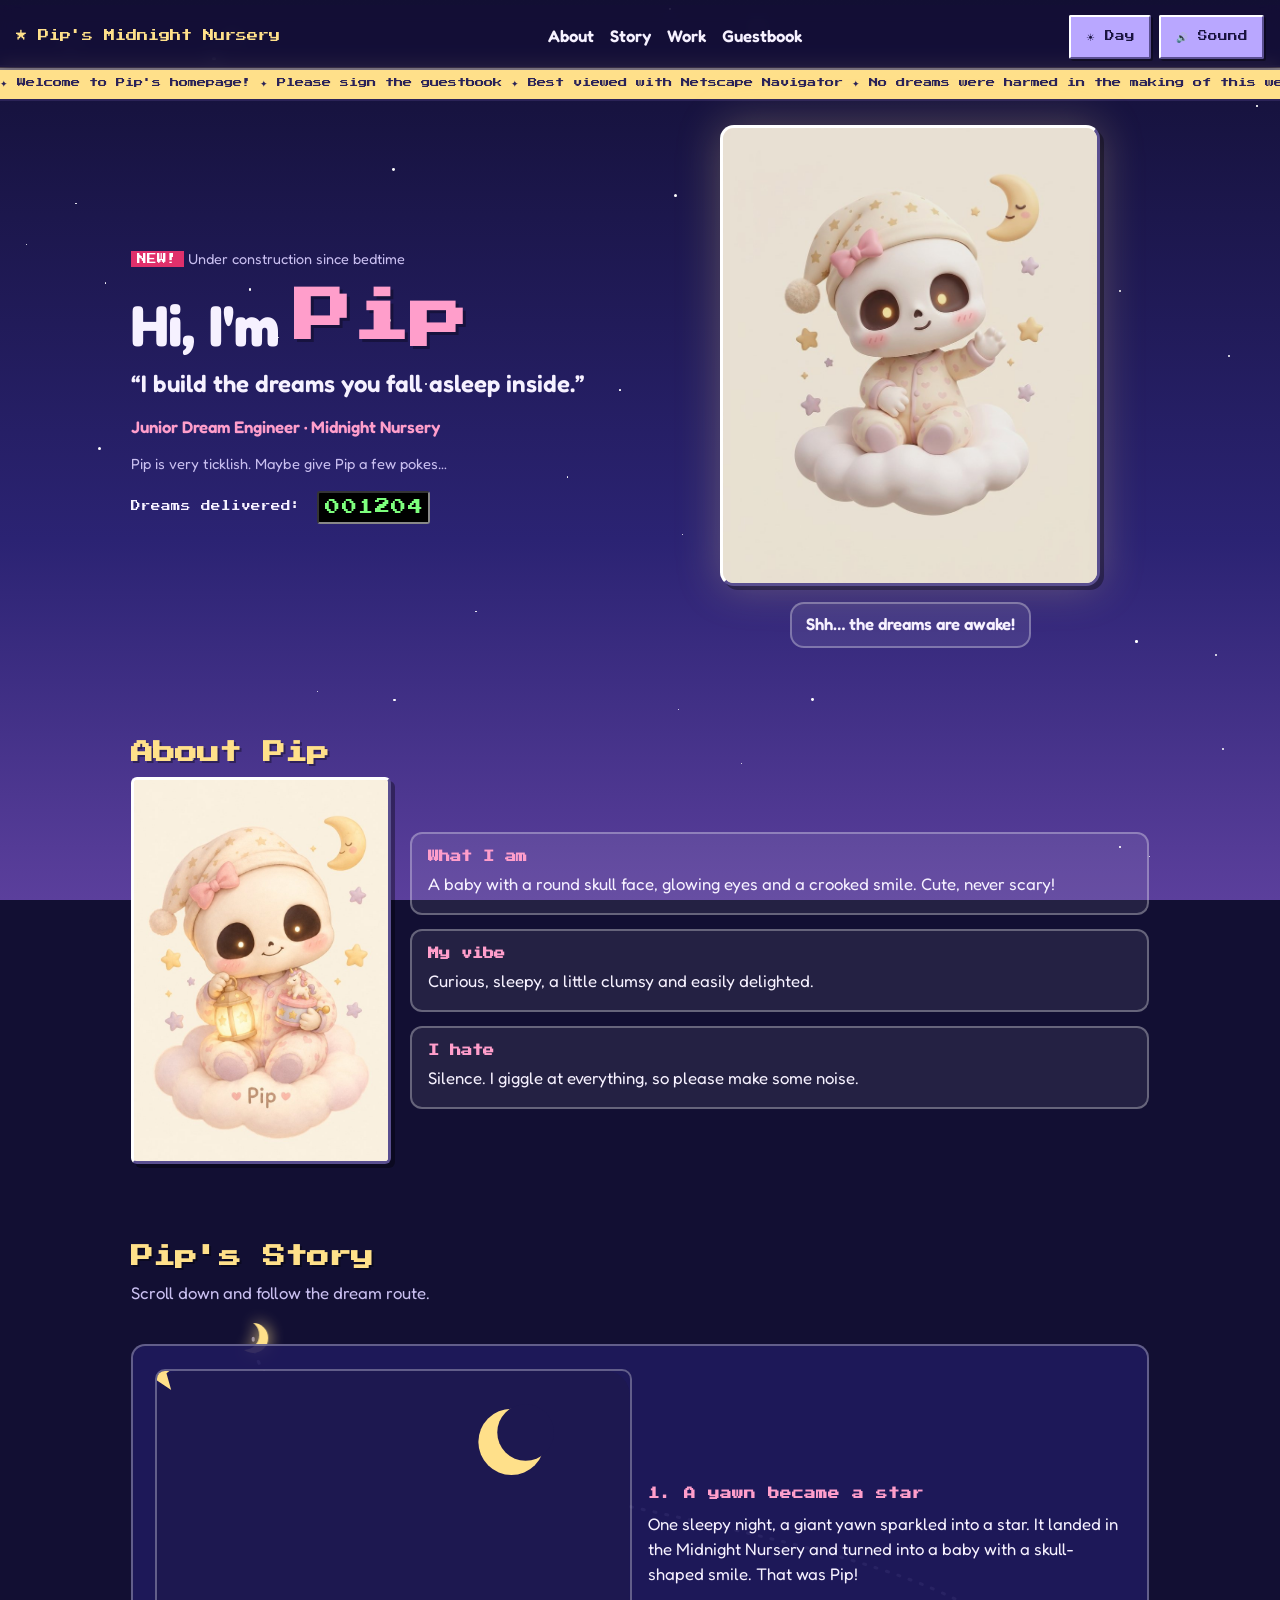
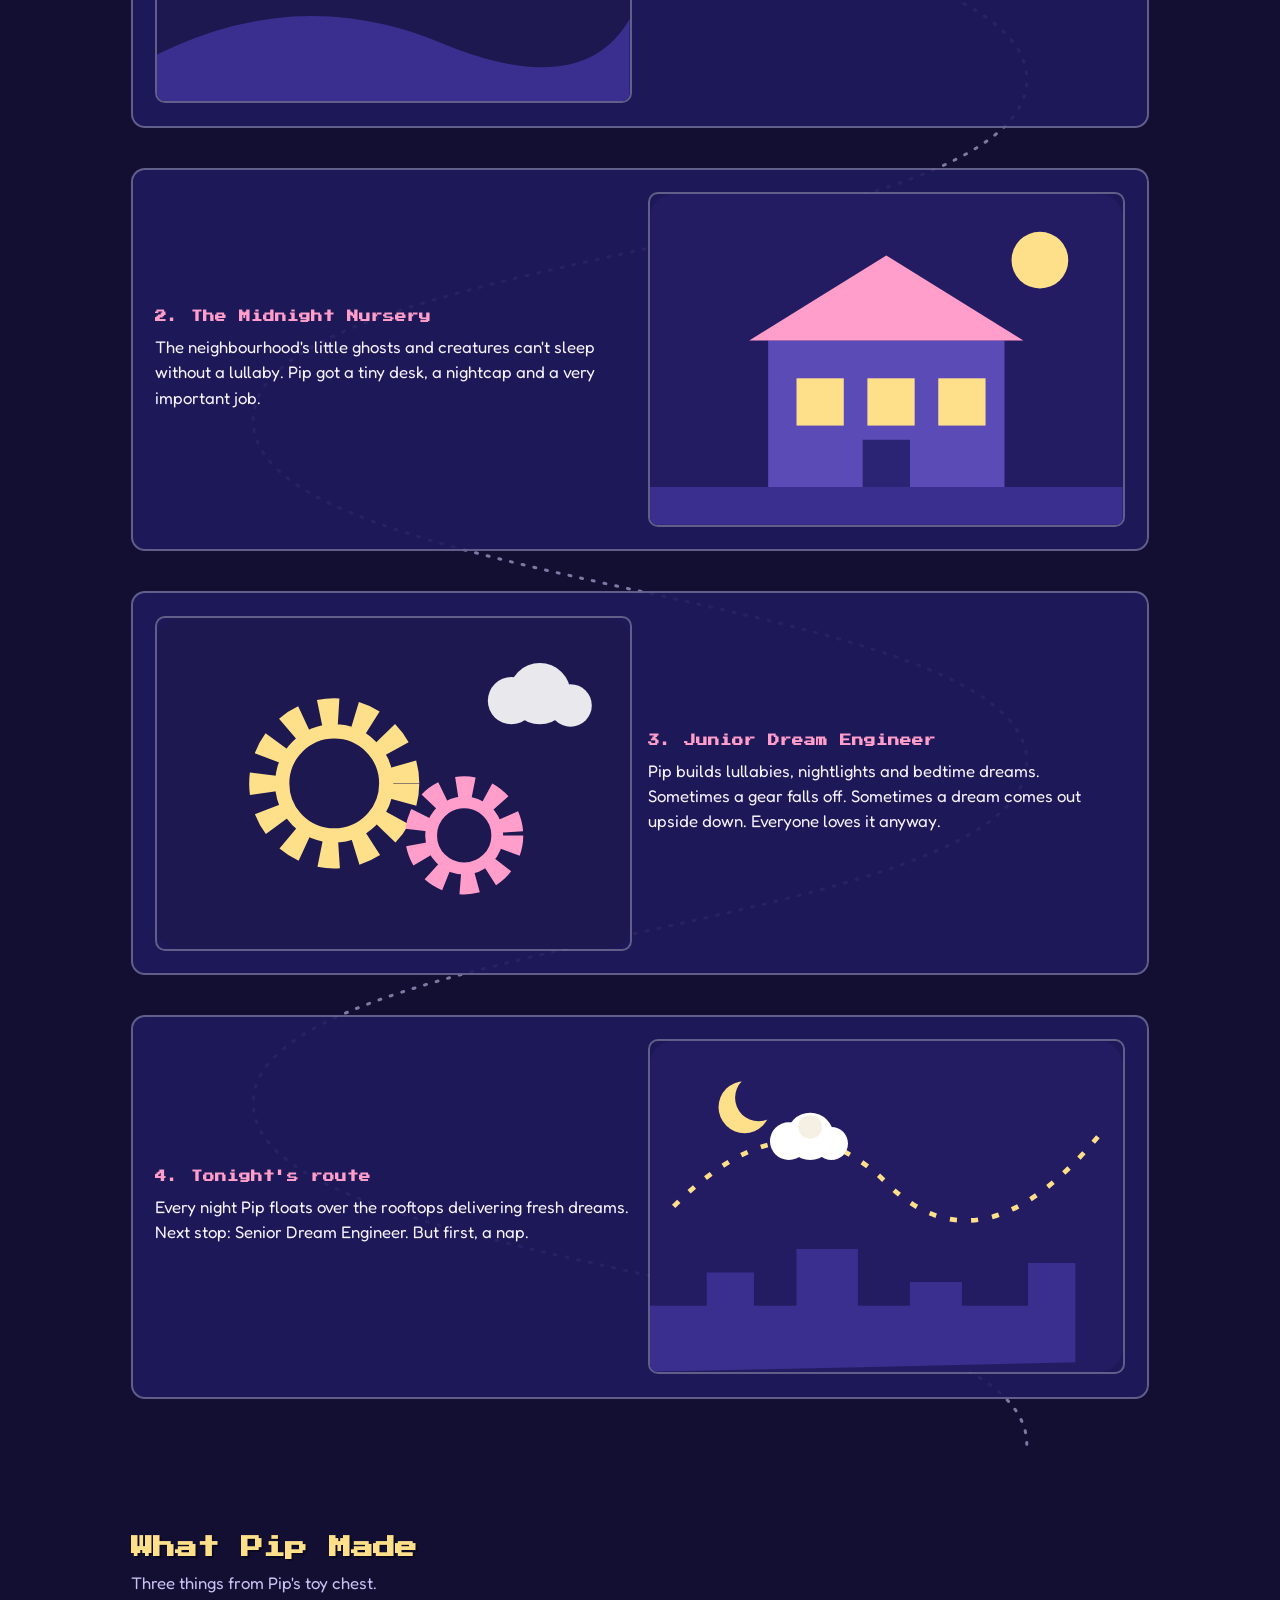
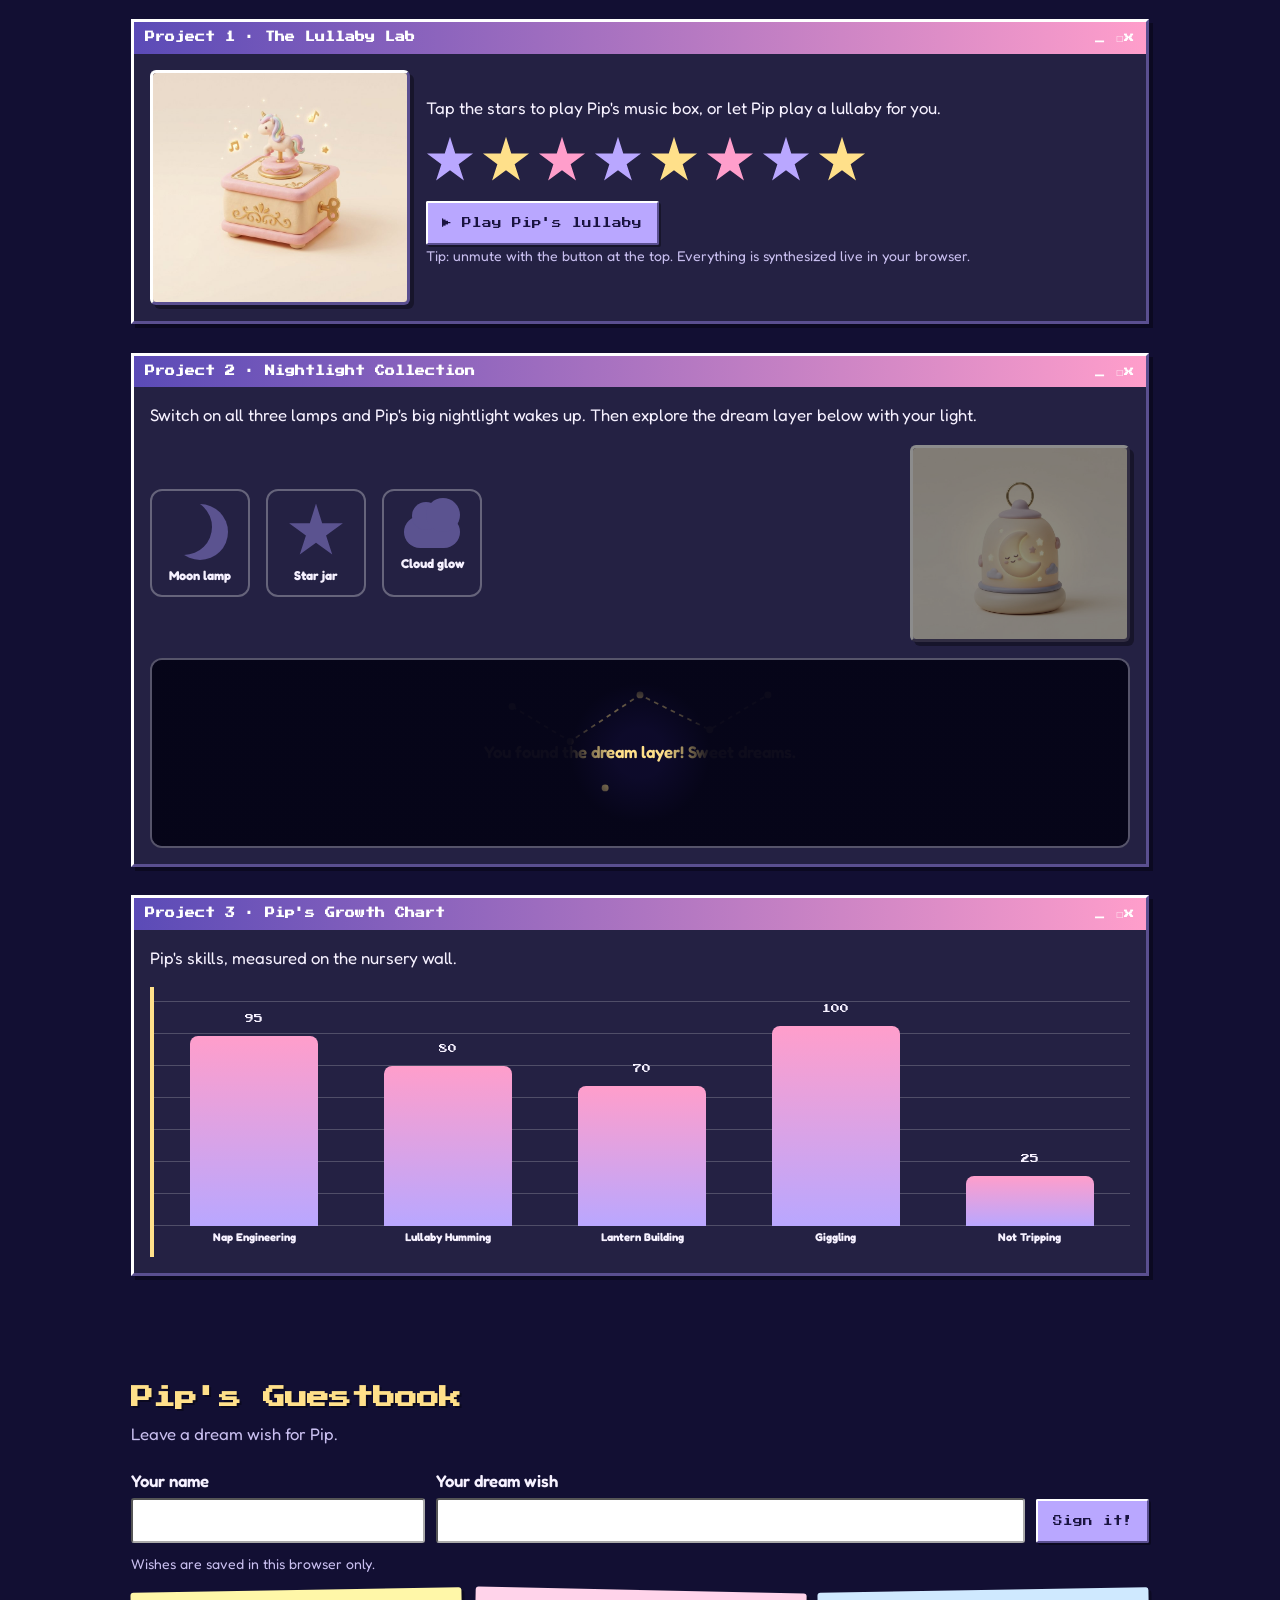
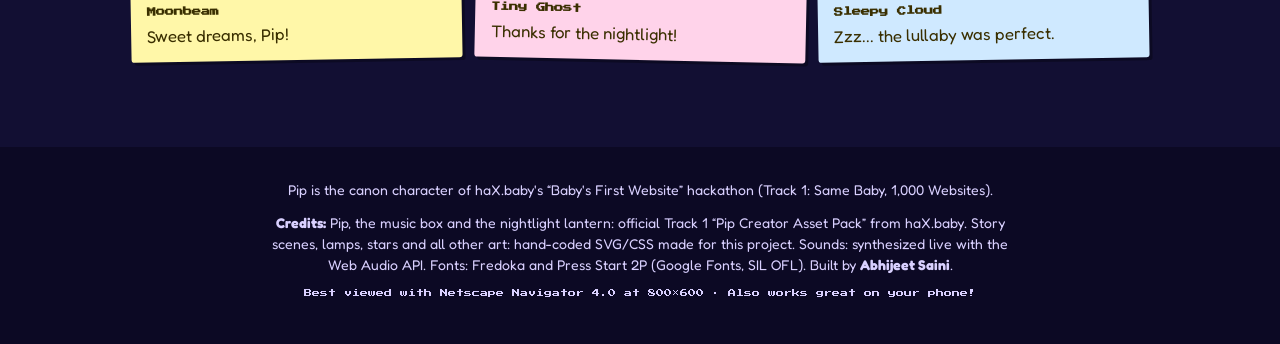
<file: index.html>
<!doctype html>
<html lang="en" data-theme="night">
<head>
  <meta charset="utf-8">
  <meta name="viewport" content="width=device-width, initial-scale=1">
  <title>Pip's Midnight Nursery · Junior Dream Engineer</title>
  <meta name="description" content="Pip the skull baby builds the dreams you fall asleep inside. A cozy retro portfolio for haX.baby's Baby's First Website hackathon.">
  <link rel="preconnect" href="https://fonts.googleapis.com">
  <link rel="preconnect" href="https://fonts.gstatic.com" crossorigin>
  <link href="https://fonts.googleapis.com/css2?family=Fredoka:wght@400;600&family=Press+Start+2P&display=swap" rel="stylesheet">
  <link rel="preload" as="image" href="pip-wave.jpg">
  <link rel="stylesheet" href="style.css">
</head>
<body>
  <a class="skip" href="#main">Skip to content</a>
  <div class="progress" id="progress" aria-hidden="true"></div>
  <canvas id="sparkles" aria-hidden="true"></canvas>

  <div class="sky" aria-hidden="true">
    <div class="sky__night"></div>
    <div class="sky__day"></div>
    <div class="stars" id="stars"></div>
  </div>

  <header class="topbar">
    <a class="brand" href="#top">&#9733; Pip's Midnight Nursery</a>
    <nav class="nav" aria-label="Sections">
      <a href="#about">About</a>
      <a href="#story">Story</a>
      <a href="#work">Work</a>
      <a href="#guestbook">Guestbook</a>
    </nav>
    <div class="controls">
      <button class="btn95" id="themeBtn" type="button" aria-label="Switch to day mode">&#9728; Day</button>
      <button class="btn95" id="muteBtn" type="button" aria-pressed="false" aria-label="Mute sounds">&#128266; Sound</button>
    </div>
  </header>

  <div class="marquee" aria-hidden="true">
    <span>&#10022; Welcome to Pip's homepage! &#10022; Please sign the guestbook &#10022; Best viewed with Netscape Navigator &#10022; No dreams were harmed in the making of this website &#10022; Shh, Pip is a little ticklish &#10022;</span>
  </div>

  <main id="main">
    <!-- HERO: what they are -->
    <section class="hero" id="top">
      <div class="hero__text">
        <p class="new"><span class="blink">NEW!</span> Under construction since bedtime</p>
        <h1>Hi, I'm <span class="pixel">Pip</span></h1>
        <p class="tagline">&ldquo;I build the dreams you fall asleep inside.&rdquo;</p>
        <p class="role">Junior Dream Engineer &middot; Midnight Nursery</p>
        <p class="hint">Pip is very ticklish. Maybe give Pip a few pokes&hellip;</p>
        <p class="counter">Dreams delivered: <span class="odo" id="odometer" role="img" aria-label="Dreams delivered counter"></span></p>
      </div>
      <div class="hero__pip">
        <button class="pip-btn" id="pip" type="button" aria-label="Pip the skull baby. Poke Pip!">
          <span class="pip-frame">
            <img id="pipImg" src="pip-wave.jpg" width="800" height="973" alt="Pip, a cute baby with a round skull face, a starry nightcap and a pink bow, waving from a fluffy cloud">
            <span class="zzz" aria-hidden="true"><i>Z</i><i>z</i><i>z</i></span>
          </span>
        </button>
        <p class="speech" id="speech" aria-live="polite">Shh&hellip; the dreams are awake!</p>
      </div>
    </section>

    <section class="about" id="about" aria-labelledby="aboutTitle">
      <h2 id="aboutTitle">About Pip</h2>
      <div class="about__layout">
        <figure class="portrait art-frame">
          <img src="pip-portrait.jpg" width="682" height="1024" loading="lazy" alt="Official portrait of Pip holding a glowing lantern and a unicorn music box, sitting on a cloud">
        </figure>
        <div class="about__grid">
          <article class="mini"><h3>What I am</h3><p>A baby with a round skull face, glowing eyes and a crooked smile. Cute, never scary!</p></article>
          <article class="mini"><h3>My vibe</h3><p>Curious, sleepy, a little clumsy and easily delighted.</p></article>
          <article class="mini"><h3>I hate</h3><p>Silence. I giggle at everything, so please make some noise.</p></article>
        </div>
      </div>
    </section>

    <!-- STORY -->
    <section class="story" id="story" aria-labelledby="storyTitle">
      <h2 id="storyTitle">Pip's Story</h2>
      <p class="sub">Scroll down and follow the dream route.</p>
      <div class="story__track" id="storyTrack">
        <div class="dreampath" aria-hidden="true">
          <svg id="dreamSvg" xmlns="http://www.w3.org/2000/svg">
            <path id="dreamFaint" fill="none"/>
            <path id="dreamLine" fill="none"/>
          </svg>
          <div class="moonmark" id="moonmark"></div>
        </div>

        <article class="scene">
          <div class="scene__art">
            <svg viewBox="0 0 200 140" role="img" aria-label="A star falling over a sleepy hill">
              <rect width="200" height="140" rx="10" fill="#1d1850"/>
              <circle cx="150" cy="30" r="14" fill="#ffe08a"/><circle cx="156" cy="26" r="12" fill="#1d1850"/>
              <g class="fall"><line x1="0" y1="0" x2="-30" y2="-18" stroke="#ffe08a" stroke-width="2" opacity=".6"/><polygon points="0,-9 3,-3 9,-3 4,1 6,8 0,4 -6,8 -4,1 -9,-3 -3,-3" fill="#ffe08a"/></g>
              <path d="M0 120 Q60 90 120 115 T200 105 V140 H0Z" fill="#3a2f8f"/>
            </svg>
          </div>
          <div class="scene__text"><h3>1. A yawn became a star</h3><p>One sleepy night, a giant yawn sparkled into a star. It landed in the Midnight Nursery and turned into a baby with a skull-shaped smile. That was Pip!</p></div>
        </article>

        <article class="scene scene--flip">
          <div class="scene__art">
            <svg viewBox="0 0 200 140" role="img" aria-label="A little nursery house with glowing windows">
              <rect width="200" height="140" rx="10" fill="#241c63"/>
              <circle cx="165" cy="28" r="12" fill="#ffe08a"/>
              <rect x="50" y="62" width="100" height="62" fill="#5b4bb7"/>
              <polygon points="42,62 100,26 158,62" fill="#ff9ecb"/>
              <rect class="win w1" x="62" y="78" width="20" height="20" fill="#ffe08a"/>
              <rect class="win w2" x="92" y="78" width="20" height="20" fill="#ffe08a"/>
              <rect class="win w3" x="122" y="78" width="20" height="20" fill="#ffe08a"/>
              <rect x="90" y="104" width="20" height="20" fill="#2b2373"/>
              <rect y="124" width="200" height="16" fill="#3a2f8f"/>
            </svg>
          </div>
          <div class="scene__text"><h3>2. The Midnight Nursery</h3><p>The neighbourhood's little ghosts and creatures can't sleep without a lullaby. Pip got a tiny desk, a nightcap and a very important job.</p></div>
        </article>

        <article class="scene">
          <div class="scene__art">
            <svg viewBox="0 0 200 140" role="img" aria-label="Two turning gears and a cloud">
              <rect width="200" height="140" rx="10" fill="#1d1850"/>
              <g transform="translate(75 70)"><g class="gear"><circle r="30" fill="none" stroke="#ffe08a" stroke-width="12" stroke-dasharray="8 7"/><circle r="22" fill="none" stroke="#ffe08a" stroke-width="6"/></g></g>
              <g transform="translate(130 92)"><g class="gear gear--rev"><circle r="20" fill="none" stroke="#ff9ecb" stroke-width="10" stroke-dasharray="7 6"/><circle r="14" fill="none" stroke="#ff9ecb" stroke-width="5"/></g></g>
              <g fill="#fff" opacity=".9"><circle cx="150" cy="35" r="10"/><circle cx="162" cy="32" r="13"/><circle cx="175" cy="37" r="9"/></g>
            </svg>
          </div>
          <div class="scene__text"><h3>3. Junior Dream Engineer</h3><p>Pip builds lullabies, nightlights and bedtime dreams. Sometimes a gear falls off. Sometimes a dream comes out upside down. Everyone loves it anyway.</p></div>
        </article>

        <article class="scene scene--flip">
          <div class="scene__art">
            <svg viewBox="0 0 200 140" role="img" aria-label="A little cloud floating over rooftops along a dotted route">
              <rect width="200" height="140" rx="10" fill="#241c63"/>
              <circle cx="40" cy="28" r="11" fill="#ffe08a"/><circle cx="46" cy="24" r="10" fill="#241c63"/>
              <path d="M10 70 Q60 20 100 60 T190 40" fill="none" stroke="#ffe08a" stroke-width="2" stroke-dasharray="3 6"/>
              <g><g fill="#fff"><circle cx="0" cy="0" r="8"/><circle cx="9" cy="-2" r="10"/><circle cx="18" cy="1" r="7"/></g><circle cx="9" cy="-6" r="5" fill="#f6efe3"/><animateMotion dur="7s" repeatCount="indefinite" path="M10 70 Q60 20 100 60 T190 40"/></g>
              <path d="M0 140 V112 h24 v-14 h20 v14 h18 v-24 h26 v24 h22 v-10 h22 v10 h28 v-18 h20 v42Z" fill="#3a2f8f"/>
            </svg>
          </div>
          <div class="scene__text"><h3>4. Tonight's route</h3><p>Every night Pip floats over the rooftops delivering fresh dreams. Next stop: Senior Dream Engineer. But first, a nap.</p></div>
        </article>
      </div>
    </section>

    <!-- WORK -->
    <section class="work" id="work" aria-labelledby="workTitle">
      <h2 id="workTitle">What Pip Made</h2>
      <p class="sub">Three things from Pip's toy chest.</p>

      <article class="card" id="lab">
        <h3 class="card__title">Project 1 &middot; The Lullaby Lab</h3>
        <div class="card__body lab__grid">
          <img class="musicbox art-frame" id="musicbox" src="music-box.jpg" width="800" height="722" loading="lazy" alt="Pip's pastel unicorn music box with a golden winding key">
          <div>
            <p>Tap the stars to play Pip's music box, or let Pip play a lullaby for you.</p>
            <div class="keys" id="keys" role="group" aria-label="Music box stars"></div>
            <button class="btn95" id="playLullaby" type="button" data-nosfx>&#9654; Play Pip's lullaby</button>
            <p class="note">Tip: unmute with the button at the top. Everything is synthesized live in your browser.</p>
          </div>
        </div>
      </article>

      <article class="card" id="lights">
        <h3 class="card__title">Project 2 &middot; Nightlight Collection</h3>
        <div class="card__body">
          <p>Switch on all three lamps and Pip's big nightlight wakes up. Then explore the dream layer below with your light.</p>
          <div class="lights__top">
          <div class="lamps">
            <button class="lamp lamp--moon" type="button" aria-pressed="false" aria-label="Moon lamp"><span class="shape"></span><b>Moon lamp</b></button>
            <button class="lamp lamp--star" type="button" aria-pressed="false" aria-label="Star jar"><span class="shape"></span><b>Star jar</b></button>
            <button class="lamp lamp--cloud" type="button" aria-pressed="false" aria-label="Cloud glow"><span class="shape"></span><b>Cloud glow</b></button>
          </div>
          <img class="lantern art-frame" src="lantern.jpg" width="800" height="714" loading="lazy" alt="Pip's big moon nightlight lantern">
          </div>
          <div class="darkroom" id="darkroom" aria-label="Dream layer, move your pointer or finger to light it up">
            <div class="darkroom__hidden">
              <svg viewBox="0 0 300 160" aria-hidden="true">
                <g fill="#ffe08a"><circle cx="40" cy="40" r="3"/><circle cx="90" cy="70" r="3"/><circle cx="150" cy="30" r="3"/><circle cx="210" cy="60" r="3"/><circle cx="260" cy="30" r="3"/><circle cx="120" cy="110" r="3"/></g>
                <polyline points="40,40 90,70 150,30 210,60 260,30" fill="none" stroke="#ffe08a" stroke-width="1.5" stroke-dasharray="4 4"/>
              </svg>
              <p>You found the dream layer! Sweet dreams.</p>
            </div>
            <div class="darkroom__mask"></div>
          </div>
        </div>
      </article>

      <article class="card" id="chart">
        <h3 class="card__title">Project 3 &middot; Pip's Growth Chart</h3>
        <div class="card__body">
          <p>Pip's skills, measured on the nursery wall.</p>
          <div class="wall">
            <div class="grow" style="--h:95"><div class="grow__bar"><span>95</span></div><b>Nap Engineering</b></div>
            <div class="grow" style="--h:80"><div class="grow__bar"><span>80</span></div><b>Lullaby Humming</b></div>
            <div class="grow" style="--h:70"><div class="grow__bar"><span>70</span></div><b>Lantern Building</b></div>
            <div class="grow" style="--h:100"><div class="grow__bar"><span>100</span></div><b>Giggling</b></div>
            <div class="grow" style="--h:25"><div class="grow__bar"><span>25</span></div><b>Not Tripping</b></div>
          </div>
        </div>
      </article>
    </section>

    <!-- GUESTBOOK -->
    <section class="guest" id="guestbook" aria-labelledby="guestTitle">
      <h2 id="guestTitle">Pip's Guestbook</h2>
      <p class="sub">Leave a dream wish for Pip.</p>
      <form id="guestForm" class="guest__form" autocomplete="off">
        <label>Your name <input name="name" maxlength="20" required></label>
        <label>Your dream wish <input name="message" maxlength="100" required></label>
        <button class="btn95" type="submit">Sign it!</button>
      </form>
      <p class="note" id="guestNote" aria-live="polite"></p>
      <ul class="guest__list" id="guestList"></ul>
    </section>
  </main>

  <footer class="footer">
    <p>Pip is the canon character of haX.baby's &ldquo;Baby's First Website&rdquo; hackathon (Track 1: Same Baby, 1,000 Websites).</p>
    <p><b>Credits:</b> Pip, the music box and the nightlight lantern: official Track 1 &ldquo;Pip Creator Asset Pack&rdquo; from haX.baby. Story scenes, lamps, stars and all other art: hand-coded SVG/CSS made for this project. Sounds: synthesized live with the Web Audio API. Fonts: Fredoka and Press Start 2P (Google Fonts, SIL OFL). Built by <b>Abhijeet Saini</b>.</p>
    <p class="small">Best viewed with Netscape Navigator 4.0 at 800&times;600 &middot; Also works great on your phone!</p>
  </footer>

  <script src="script.js"></script>
</body>
</html>
</file>
<file: style.css>
:root{
  --font:'Fredoka','Trebuchet MS',system-ui,sans-serif;
  --pixel:'Press Start 2P','Courier New',monospace;
}
[data-theme="night"]{
  --card:rgba(255,255,255,.08); --card-border:rgba(255,255,255,.3);
  --text:#f6f1ff; --muted:#c9bff0; --accent:#ff9ecb; --gold:#ffe08a;
  --btn:#b9a7ff; --btn-text:#1a1440; --head:#f6efe3; --socket:#241a4a; --glow:#ffe9a8;
  --cloud:#e9e2ff; --lamp-off:#5b5390;
}
[data-theme="day"]{
  --card:rgba(255,255,255,.72); --card-border:#ffffff;
  --text:#2b2358; --muted:#5b5390; --accent:#ff6fae; --gold:#ffb830;
  --btn:#ffd3ea; --btn-text:#2b2358; --head:#fffaf0; --socket:#3b2d6e; --glow:#fff2b8;
  --cloud:#ffffff; --lamp-off:#b9b2dc;
}

*{box-sizing:border-box}
html{scroll-behavior:smooth;-webkit-text-size-adjust:100%}
body{margin:0;font-family:var(--font);color:var(--text);line-height:1.5;font-size:1.05rem;min-height:100vh;overflow-x:hidden;background:#120f33}
img,svg{max-width:100%}
h1,h2,h3{line-height:1.2;margin:0}
p{margin:0 0 .8rem}
a{color:var(--accent)}
.skip{position:absolute;left:-999px;top:0;background:#fff;color:#000;padding:.5rem 1rem;z-index:300}
.skip:focus{left:8px;top:8px}

/* sky */
.sky{position:fixed;inset:0;z-index:-1;overflow:hidden}
.sky__night,.sky__day{position:absolute;inset:0;transition:opacity .8s}
.sky__night{background:linear-gradient(180deg,#120f33 0%,#2b2373 60%,#5b3f9c 100%)}
.sky__day{background:linear-gradient(180deg,#9fdcff 0%,#d9f1ff 55%,#fff1d2 100%)}
[data-theme="night"] .sky__day{opacity:0}
[data-theme="day"] .sky__night{opacity:0}
.stars{position:absolute;inset:0;transition:opacity .8s}
[data-theme="day"] .stars{opacity:0}
.stars span{position:absolute;border-radius:50%;background:#fff;animation:twinkle 3s ease-in-out infinite}
@keyframes twinkle{0%,100%{opacity:.25;transform:scale(.8)}50%{opacity:1;transform:scale(1.3)}}

#sparkles{position:fixed;inset:0;z-index:90;pointer-events:none}
.progress{position:fixed;top:0;left:0;right:0;height:5px;background:var(--accent);transform-origin:left;transform:scaleX(0);z-index:200}

/* 90s buttons */
.btn95{font-family:var(--pixel);font-size:.6rem;line-height:1.3;padding:.75rem .9rem;background:var(--btn);color:var(--btn-text);border:2px solid;border-color:#fff #5a4f90 #5a4f90 #fff;box-shadow:2px 2px 0 rgba(0,0,0,.35);cursor:pointer;border-radius:2px;min-height:44px}
.btn95:active{border-color:#5a4f90 #fff #fff #5a4f90;transform:translate(1px,1px);box-shadow:none}
button:focus-visible,a:focus-visible,input:focus-visible{outline:3px dashed var(--accent);outline-offset:3px}

/* topbar */
.topbar{position:sticky;top:5px;z-index:100;display:flex;flex-wrap:wrap;align-items:center;justify-content:space-between;gap:.5rem .75rem;padding:.6rem 1rem;background:rgba(20,15,55,.72);backdrop-filter:blur(8px);border-bottom:2px solid var(--card-border)}
[data-theme="day"] .topbar{background:rgba(255,255,255,.75)}
.brand{font-family:var(--pixel);font-size:.7rem;color:var(--gold);text-decoration:none}
[data-theme="day"] .brand{color:#5b4bb7}
.nav{display:flex;gap:1rem;font-weight:600}
.nav a{color:var(--text);text-decoration:none}
.nav a:hover{color:var(--accent)}
.controls{display:flex;gap:.5rem}

.marquee{overflow:hidden;white-space:nowrap;background:var(--gold);color:#2b2358;font-family:var(--pixel);font-size:.58rem;border-block:2px solid #2b2358}
.marquee span{display:inline-block;padding:.55rem 0;animation:marq 38s linear infinite}
@keyframes marq{from{transform:translateX(100vw)}to{transform:translateX(-100%)}}

main{max-width:1050px;margin:0 auto;padding:0 1rem 3rem}
section{padding:2.5rem 0}
h2{font-family:var(--pixel);font-size:clamp(.95rem,3.6vw,1.4rem);color:var(--gold);text-shadow:2px 2px 0 rgba(0,0,0,.35);margin-bottom:.6rem}
[data-theme="day"] h2{color:#5b4bb7;text-shadow:2px 2px 0 #fff}
.sub{color:var(--muted);margin-bottom:1.4rem}
.note{font-size:.88rem;color:var(--muted)}

/* hero */
.hero{display:grid;gap:1rem;align-items:center;padding-top:1.5rem}
.hero__pip{order:-1;text-align:center}
.hero h1{font-size:clamp(2rem,9vw,3.6rem);margin-bottom:.4rem}
.pixel{font-family:var(--pixel);color:var(--accent);text-shadow:3px 3px 0 rgba(0,0,0,.3)}
.new{font-size:.9rem;color:var(--muted)}
.blink{font-family:var(--pixel);font-size:.6rem;color:#fff;background:#e0306b;padding:.2rem .4rem;animation:blink 1s steps(2) infinite}
@keyframes blink{50%{opacity:0}}
.tagline{font-size:clamp(1.15rem,4.4vw,1.5rem);font-weight:600}
.role{color:var(--accent);font-weight:600}
.hint{font-size:.92rem;color:var(--muted)}
.counter{margin-top:1rem;font-family:var(--pixel);font-size:.6rem}
.odo{display:inline-flex;gap:2px;background:#000;padding:4px 6px;border:2px inset #888;border-radius:3px;vertical-align:middle;margin-left:.4rem;font-size:.95rem}
.digit{display:block;height:1.4em;width:.95em;overflow:hidden;color:#7dff7d}
.strip{display:block;transition:transform .9s cubic-bezier(.3,1.4,.5,1)}
.strip span{display:block;height:1.4em;line-height:1.4em;text-align:center}

.pip-btn{background:none;border:0;padding:0;cursor:pointer;width:min(82vw,380px);-webkit-tap-highlight-color:transparent;animation:bob 4s ease-in-out infinite}
.pip-btn svg{width:100%;height:auto;display:block;overflow:visible}
.pip-btn.boing{animation:boing .45s ease}
@keyframes bob{0%,100%{transform:translateY(0)}50%{transform:translateY(-10px)}}
@keyframes boing{0%{transform:scale(1)}30%{transform:scale(1.08,.92)}60%{transform:scale(.96,1.05)}100%{transform:scale(1)}}
.speech{display:inline-block;margin-top:.6rem;padding:.5rem .9rem;background:var(--card);border:2px solid var(--card-border);border-radius:14px;font-weight:600;min-height:2.4rem}

.art-frame{background:#f8ecd9;border:3px solid;border-color:#fff #5a4f90 #5a4f90 #fff;box-shadow:4px 4px 0 rgba(0,0,0,.35);border-radius:6px;display:block;max-width:100%;height:auto}
.pip-frame{position:relative;display:block;background:#f8ecd9;border:3px solid;border-color:#fff #5a4f90 #5a4f90 #fff;box-shadow:4px 4px 0 rgba(0,0,0,.35),0 0 44px rgba(255,224,138,.28);border-radius:14px;overflow:hidden;transform:perspective(700px) rotateY(calc(var(--tx,0) * 9deg)) rotateX(calc(var(--ty,0) * -7deg))}
.pip-frame img{display:block;width:100%;height:auto;transition:filter .6s}
[data-theme="night"] .pip-frame img{filter:brightness(.93) saturate(1.05)}
.asleep .pip-frame img{filter:brightness(.7) saturate(.8)}
.zzz{position:absolute;right:9%;top:6%;display:flex;flex-direction:column;align-items:flex-end;font-family:var(--pixel);color:#fff;text-shadow:2px 2px 0 #5b4bb7;opacity:0;pointer-events:none;transition:opacity .4s}
.zzz i{font-style:normal;line-height:1.1}
.zzz i:nth-child(1){font-size:1.3rem}
.zzz i:nth-child(2){font-size:1rem;margin-right:1rem}
.zzz i:nth-child(3){font-size:.75rem;margin-right:1.8rem}
.asleep .zzz{opacity:1;animation:zfloat 2.4s ease-in-out infinite}
@keyframes zfloat{0%,100%{transform:translateY(0)}50%{transform:translateY(-8px)}}
.asleep .pip-btn{animation-duration:8s}

/* about */
.about__layout{display:grid;gap:1.2rem;align-items:center}
.portrait{margin:0 auto;width:min(70vw,260px);padding:0;overflow:hidden}
.portrait img{display:block;width:100%;height:auto}
.about__grid{display:grid;gap:.9rem}
.mini{background:var(--card);border:2px solid var(--card-border);border-radius:12px;padding:1rem}
.mini h3{font-family:var(--pixel);font-size:.7rem;color:var(--accent);margin-bottom:.5rem}
.mini p{margin:0}

/* story */
.story__track{position:relative;padding:1rem 0}
.dreampath{position:absolute;inset:0;pointer-events:none;z-index:0}
.dreampath svg{position:absolute;inset:0;width:100%;height:100%;overflow:visible}
#dreamFaint{stroke:var(--muted);stroke-width:3;stroke-dasharray:2 10;stroke-linecap:round;opacity:.6}
#dreamLine{stroke:var(--gold);stroke-width:4;stroke-linecap:round}
.moonmark{position:absolute;left:-15px;top:-15px;width:30px;height:30px;border-radius:50%;box-shadow:inset -9px -3px 0 0 var(--gold);filter:drop-shadow(0 0 8px var(--gold));will-change:transform}
.scene{position:relative;z-index:1;display:grid;gap:1rem;align-items:center;margin:0 0 2.5rem;padding:1rem;background:var(--card);border:2px solid var(--card-border);border-radius:14px;opacity:0;transform:translateY(30px);transition:opacity .7s,transform .7s}
.scene.in{opacity:1;transform:none}
[data-theme="night"] .scene{background:rgba(32,26,92,.9)}
[data-theme="day"] .scene{background:rgba(255,255,255,.9)}
.scene__art svg{width:100%;height:auto;display:block;border-radius:10px;border:2px solid var(--card-border)}
.scene__text h3{font-family:var(--pixel);font-size:.72rem;color:var(--accent);margin-bottom:.6rem;line-height:1.5}
.scene__text p{margin:0}
.fall{animation:fall 3.5s ease-in infinite}
@keyframes fall{0%{transform:translate(60px,10px);opacity:0}15%{opacity:1}100%{transform:translate(135px,95px);opacity:0}}
.win{animation:winblink 4s ease-in-out infinite}
.w2{animation-delay:1.3s}.w3{animation-delay:2.4s}
@keyframes winblink{0%,100%{opacity:1}50%{opacity:.35}}
.gear{animation:spin 8s linear infinite}
.gear--rev{animation-direction:reverse}
@keyframes spin{to{transform:rotate(360deg)}}

/* cards: 90s windows */
.card{margin:0 0 1.8rem;background:var(--card);border:3px solid;border-color:#fff #5a4f90 #5a4f90 #fff;box-shadow:4px 4px 0 rgba(0,0,0,.35);opacity:0;transform:translateY(24px);transition:opacity .7s,transform .7s}
.card.in{opacity:1;transform:none}
.card__title{font-family:var(--pixel);font-size:.62rem;line-height:1.6;color:#fff;padding:.5rem .7rem;background:linear-gradient(90deg,#5b4bb7,#ff9ecb);display:flex;justify-content:space-between;gap:.5rem}
.card__title::after{content:"_ \25A1 x";letter-spacing:.1em}
.card__body{padding:1rem}

.lab__grid{display:grid;gap:1rem;align-items:center}
.musicbox{width:min(100%,260px);margin:0 auto;transition:transform .3s}
.musicbox.tap{transform:scale(1.05) rotate(-2deg)}
#lab.playing .musicbox{animation:wobble 1.6s ease-in-out infinite}
@keyframes wobble{0%,100%{transform:rotate(-2deg)}50%{transform:rotate(2deg) translateY(-4px)}}
.keys{display:flex;flex-wrap:wrap;gap:.5rem;margin:1rem 0}
.star{width:48px;height:48px;border:0;background:var(--gold);cursor:pointer;clip-path:polygon(50% 0,61% 35%,98% 35%,68% 57%,79% 91%,50% 70%,21% 91%,32% 57%,2% 35%,39% 35%);transition:transform .15s,filter .15s}
.star:hover{transform:scale(1.12)}
.star.on{transform:scale(1.3);filter:brightness(1.35) drop-shadow(0 0 6px #fff)}
.star:nth-child(3n){background:var(--accent)}
.star:nth-child(3n+1){background:#b9a7ff}

.lights__top{display:grid;gap:1rem;align-items:center;margin:1rem 0}
.lantern{width:min(100%,220px);margin:0 auto;filter:brightness(.55) saturate(.6);transition:filter .8s,box-shadow .8s}
#lights.all-on .lantern{filter:brightness(1.05) saturate(1.1);box-shadow:4px 4px 0 rgba(0,0,0,.35),0 0 50px 12px rgba(255,224,138,.6)}
.lamps{display:flex;flex-wrap:wrap;gap:1rem;margin:0}
.lamp{display:flex;flex-direction:column;align-items:center;gap:.5rem;width:100px;background:none;border:2px solid var(--card-border);border-radius:12px;padding:.8rem .4rem;cursor:pointer;color:var(--text);font-family:var(--font)}
.lamp b{font-size:.8rem}
.lamp .shape{display:block;width:56px;height:56px;transition:all .4s}
.lamp--moon .shape{border-radius:50%;box-shadow:inset -16px -5px 0 0 var(--lamp-off)}
.lamp--moon[aria-pressed="true"] .shape{box-shadow:inset -16px -5px 0 0 var(--gold);filter:drop-shadow(0 0 12px var(--gold))}
.lamp--star .shape{background:var(--lamp-off);clip-path:polygon(50% 0,61% 35%,98% 35%,68% 57%,79% 91%,50% 70%,21% 91%,32% 57%,2% 35%,39% 35%)}
.lamp--star[aria-pressed="true"] .shape{background:var(--gold);filter:drop-shadow(0 0 10px var(--gold))}
.lamp--cloud .shape{position:relative;height:32px;margin-top:12px;border-radius:30px;background:var(--lamp-off)}
.lamp--cloud .shape::before,.lamp--cloud .shape::after{content:"";position:absolute;border-radius:50%;background:inherit}
.lamp--cloud .shape::before{width:28px;height:28px;left:8px;top:-14px}
.lamp--cloud .shape::after{width:34px;height:34px;left:22px;top:-18px}
.lamp--cloud[aria-pressed="true"] .shape{background:#ffd3ea;filter:drop-shadow(0 0 12px #ff9ecb)}
.lamp[aria-pressed="true"]{border-color:var(--gold)}

.darkroom{position:relative;height:190px;border-radius:12px;overflow:hidden;background:#0d0a2a;border:2px solid var(--card-border);touch-action:pan-y;cursor:crosshair;--x:50%;--y:50%}
.darkroom__hidden{position:absolute;inset:0;display:flex;flex-direction:column;align-items:center;justify-content:center;color:var(--gold);text-align:center;padding:1rem}
.darkroom__hidden svg{position:absolute;inset:0;width:100%;height:100%;opacity:.8}
.darkroom__hidden p{position:relative;font-weight:600;margin:0}
.darkroom__mask{position:absolute;inset:0;pointer-events:none;background:radial-gradient(circle 70px at var(--x) var(--y),transparent 0,transparent 35%,rgba(6,5,24,.97) 100%)}
.darkroom.lit .darkroom__mask{background:radial-gradient(circle 130px at var(--x) var(--y),transparent 0,transparent 55%,rgba(6,5,24,.6) 100%)}

.wall{display:flex;align-items:flex-end;justify-content:space-around;gap:.4rem;height:270px;margin-top:1rem;padding:0 .4rem;background:repeating-linear-gradient(0deg,transparent 0 31px,rgba(255,255,255,.2) 31px 32px);border-left:4px solid var(--gold)}
.grow{display:flex;flex-direction:column;align-items:center;justify-content:flex-end;width:19%;height:100%}
.grow b{font-size:.7rem;text-align:center;line-height:1.2;margin-top:.3rem;min-height:2.4em;display:block}
.grow__bar{width:70%;height:0;max-height:200px;background:linear-gradient(180deg,#ff9ecb,#b9a7ff);border-radius:8px 8px 0 0;position:relative;transition:height 1.3s cubic-bezier(.3,1.3,.5,1)}
.grow__bar span{position:absolute;top:-1.5rem;left:50%;transform:translateX(-50%);font-family:var(--pixel);font-size:.55rem;white-space:nowrap}
.card.in .grow__bar{height:calc(var(--h) * 2px)}

/* guestbook */
.guest__form{display:grid;gap:.7rem;margin-bottom:.6rem}
.guest__form label{display:grid;gap:.25rem;font-weight:600}
.guest__form input{font-family:var(--font);font-size:1rem;padding:.65rem;border:2px inset #aaa;border-radius:3px;background:#fff;color:#222;min-height:44px}
.guest__list{list-style:none;padding:0;margin:1rem 0 0;display:grid;gap:.8rem}
.guest__list li{background:#fff7a8;color:#3a2f00;padding:.8rem 1rem;border-radius:3px;box-shadow:3px 3px 0 rgba(0,0,0,.3);transform:rotate(-1deg)}
.guest__list li:nth-child(even){transform:rotate(1.2deg);background:#ffd3ea}
.guest__list li:nth-child(3n){background:#cfe9ff}
.guest__list b{display:block;font-family:var(--pixel);font-size:.58rem;margin-bottom:.3rem}
.guest__list span{overflow-wrap:anywhere}

.footer{padding:2rem 1rem;text-align:center;background:rgba(10,8,30,.7);color:#d9d0ff;font-size:.88rem}
.footer p{max-width:760px;margin:0 auto .7rem}
.footer .small{font-family:var(--pixel);font-size:.5rem;line-height:1.8}

/* bigger screens */
@media (min-width:720px){
  .hero{grid-template-columns:1.1fr 1fr}
  .hero__pip{order:0}
  .about__layout{grid-template-columns:260px 1fr}
  .lab__grid{grid-template-columns:260px 1fr}
  .lights__top{grid-template-columns:1fr 220px}
  .scene{grid-template-columns:1fr 1fr;padding:1.4rem}
  .scene--flip .scene__art{order:2}
  .guest__form{grid-template-columns:1fr 2fr auto;align-items:end}
  .guest__list{grid-template-columns:repeat(3,1fr)}
}
@media (max-width:560px){
  .nav{display:none}
  .topbar{justify-content:space-between}
  .brand{font-size:.58rem}
  .btn95{font-size:.52rem;padding:.6rem .6rem}
  .wall{height:250px}
  .grow b{font-size:.6rem}
}
@media (prefers-reduced-motion:reduce){
  *,*::before,*::after{animation:none!important;transition-duration:.01ms!important}
  .scene,.card{opacity:1;transform:none}
  .marquee span{padding-left:1rem}
}
</file>
